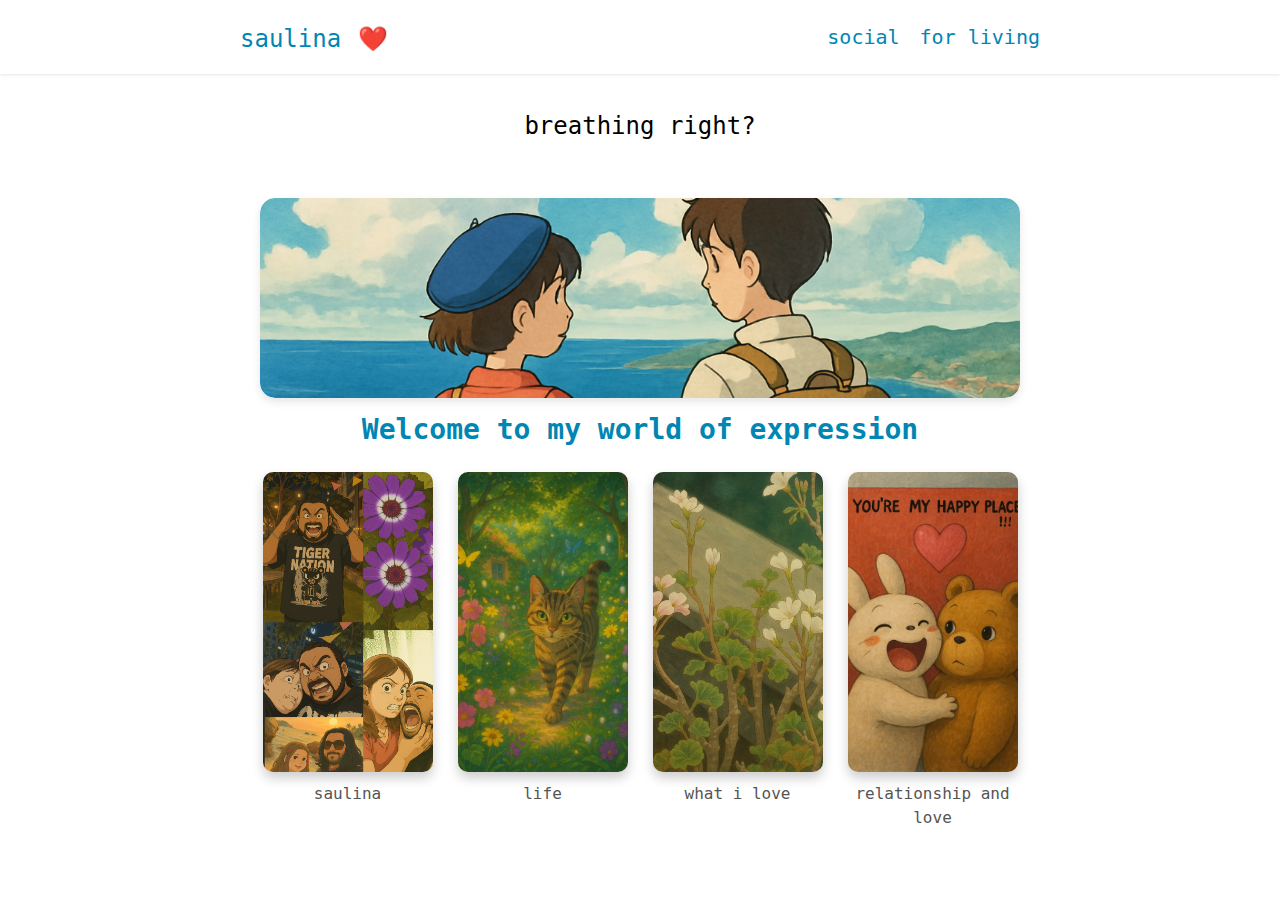
<file: index.html>
<!DOCTYPE html>
<html>

<head>
  <meta charset="utf-8">
  <meta name="apple-mobile-web-app-capable" content="yes">
  <meta http-equiv="X-UA-Compatible" content="IE=edge">
  <meta name="viewport" content="width=device-width, initial-scale=1">
  <title>saulina</title>
  <meta name="description" content="yet another personal blog">
  <meta name="keywords" content="blog, saulina, personal">
  <meta name="HandheldFriendly" content="True">
  <meta name="MobileOptimized" content="320">
  <!-- Social: Facebook / Open Graph -->
  <meta property="og:type" content="website">
  <meta property="og:url" content="">
  <meta property="og:title" content="saulina ❤️ | yet another personal blog">
  <meta property="og:image" content="">
  <meta property="og:description" content="yet another personal blog">
  <meta property="og:site_name" content="Saurabh Mishra">
  <meta property="og:locale" content="en_US">
  <!-- Social: Twitter -->
  <meta name="twitter:card" content="summary_large_image">
  <meta name="twitter:site" content="">
  <meta name="twitter:title" content="saulina ❤️ | yet another personal blog">
  <meta name="twitter:description" content="yet another personal blog">
  <meta name="twitter:image:src" content="">
  <!-- Social: Google+ / Schema.org -->
  <meta itemprop="name" content="saulina ❤️ | yet another personal blog">
  <meta itemprop="description" content="yet another personal blog">
  <meta itemprop="image" content="">
  <!-- Canonical link tag -->
  <link rel="canonical" href="/">
  <link rel="alternate" type="application/rss+xml" title="saulina ❤️" href="/feed.xml">
  <!-- rel prev and next -->
  <link rel="stylesheet" href="css/style.css">
</head>

<body>
  <main class="wrapper">
    <header class="site-header">
      <nav class="nav">
        <div class="container">
          <h1 class="logo"><a href="/">saulina <span>❤️</span></a></h1>
          <ul class="navbar">
            <li><a href="/social">social</a></li>
            <li><a href="/living">for living</a></li>
          </ul>
        </div>
      </nav>
    </header>
    <section class="intro">
      <div class="container">
        <p class="lead">breathing right?</p>
      </div>
    </section>

    <section class="home-anchor">
      <div class="container">
        <a href="/" class="home-image">
          <img src="images/homeAnchor.png" alt="Home">
        </a>
      </div>
    </section>

    <section class="welcome-text">
      <div class="container">
        <h2>Welcome to my world of expression</h2>
      </div>
    </section>

    <section class="image-cards">
      <div class="container">
        <!-- Card Wrapper 1 -->
        <div class="card-wrapper">
          <div class="card">
            <a href="categories/saulina/saulinaHome.html">
              <img src="images/saulinaMain.JPG" alt="Saulina Main">
            </a>
          </div>
          <div class="card-caption">saulina</div>
        </div>
        <!-- Card Wrapper 2 -->
        <div class="card-wrapper">
          <div class="card">
            <img src="images/life.png" alt="Life">
          </div>
          <div class="card-caption">life</div>
        </div>
        <!-- Card Wrapper 3 -->
        <div class="card-wrapper">
          <div class="card">
            <img src="images/eyes.png" alt="Eyes">
          </div>
          <div class="card-caption">what i love</div>
        </div>
        <!-- Card Wrapper 4 -->
        <div class="card-wrapper">
          <div class="card">
            <img src="images/both.png" alt="Both">
          </div>
          <div class="card-caption">relationship and love</div </div>

        </div>
    </section>

    <footer class="site-footer">
      <div class="container">
        <small class="block"></small>
      </div>
    </footer>
  </main>
</body>

</html>
</file>
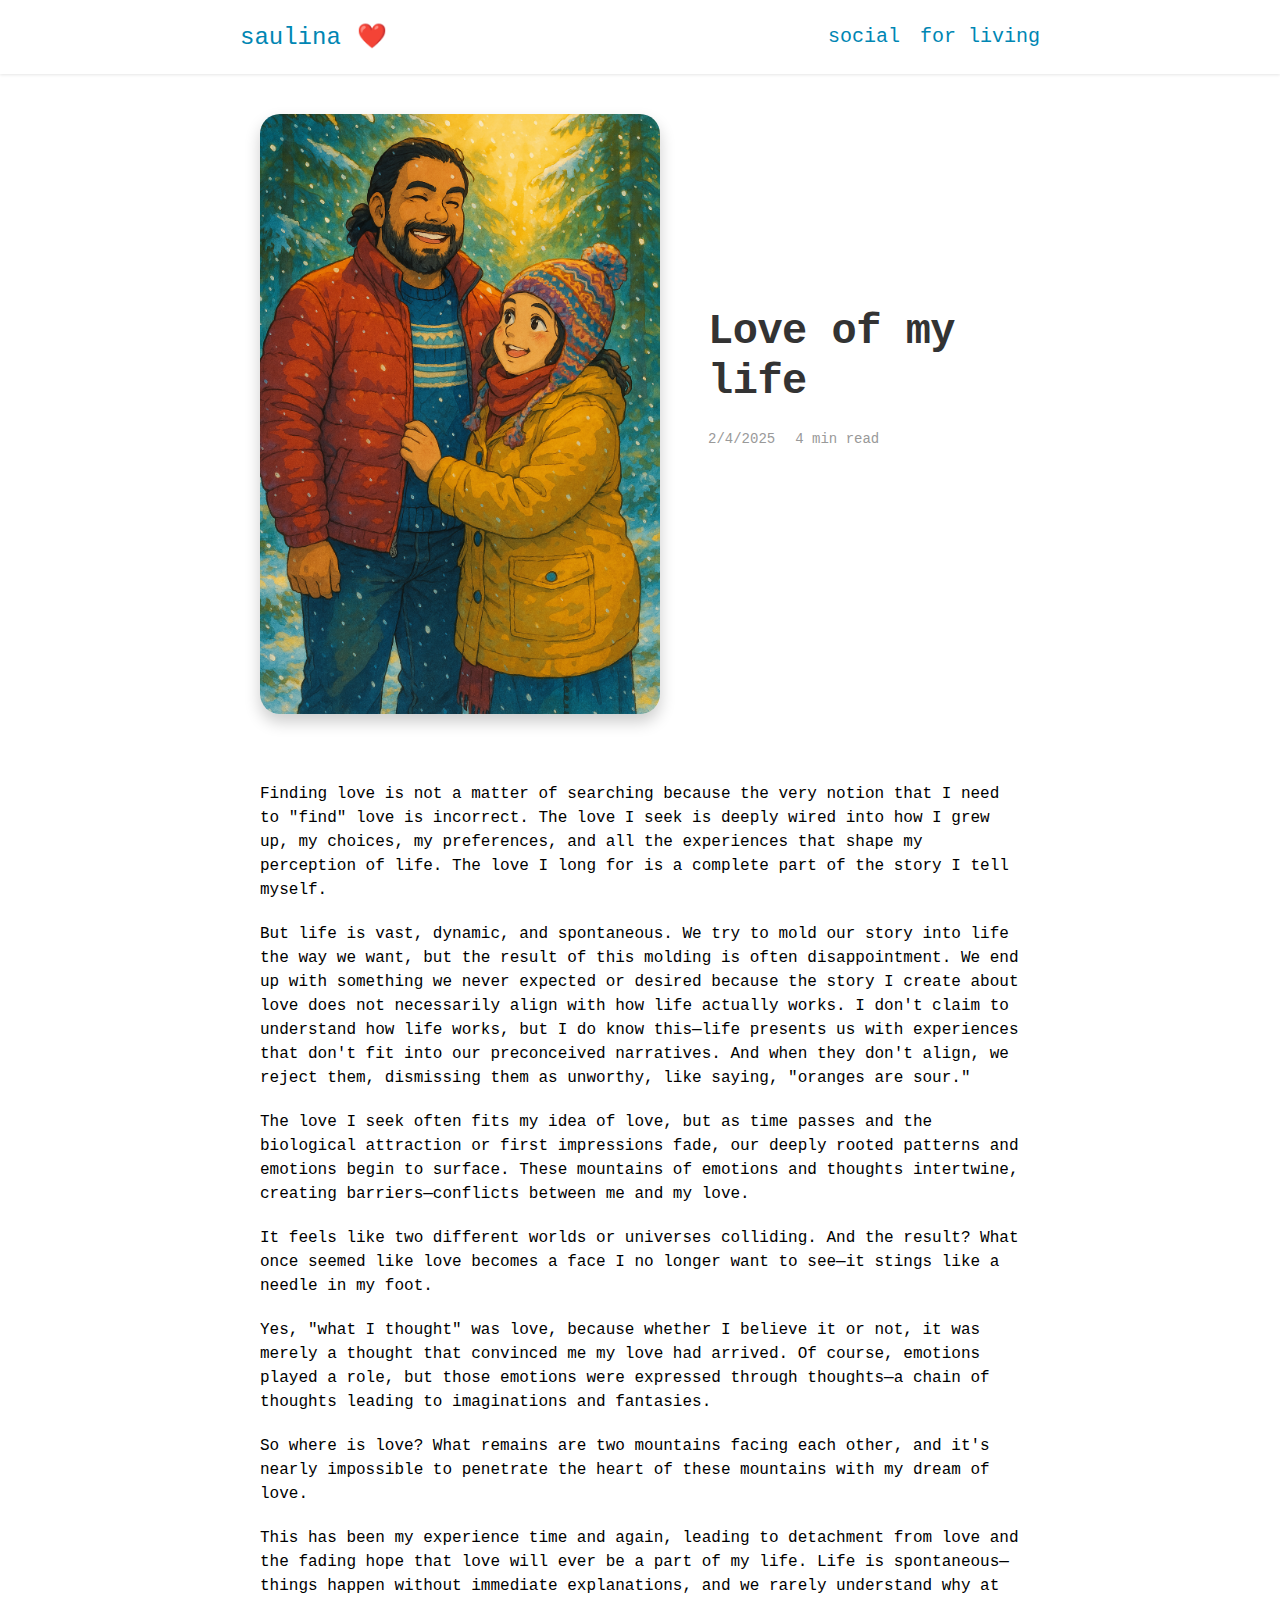
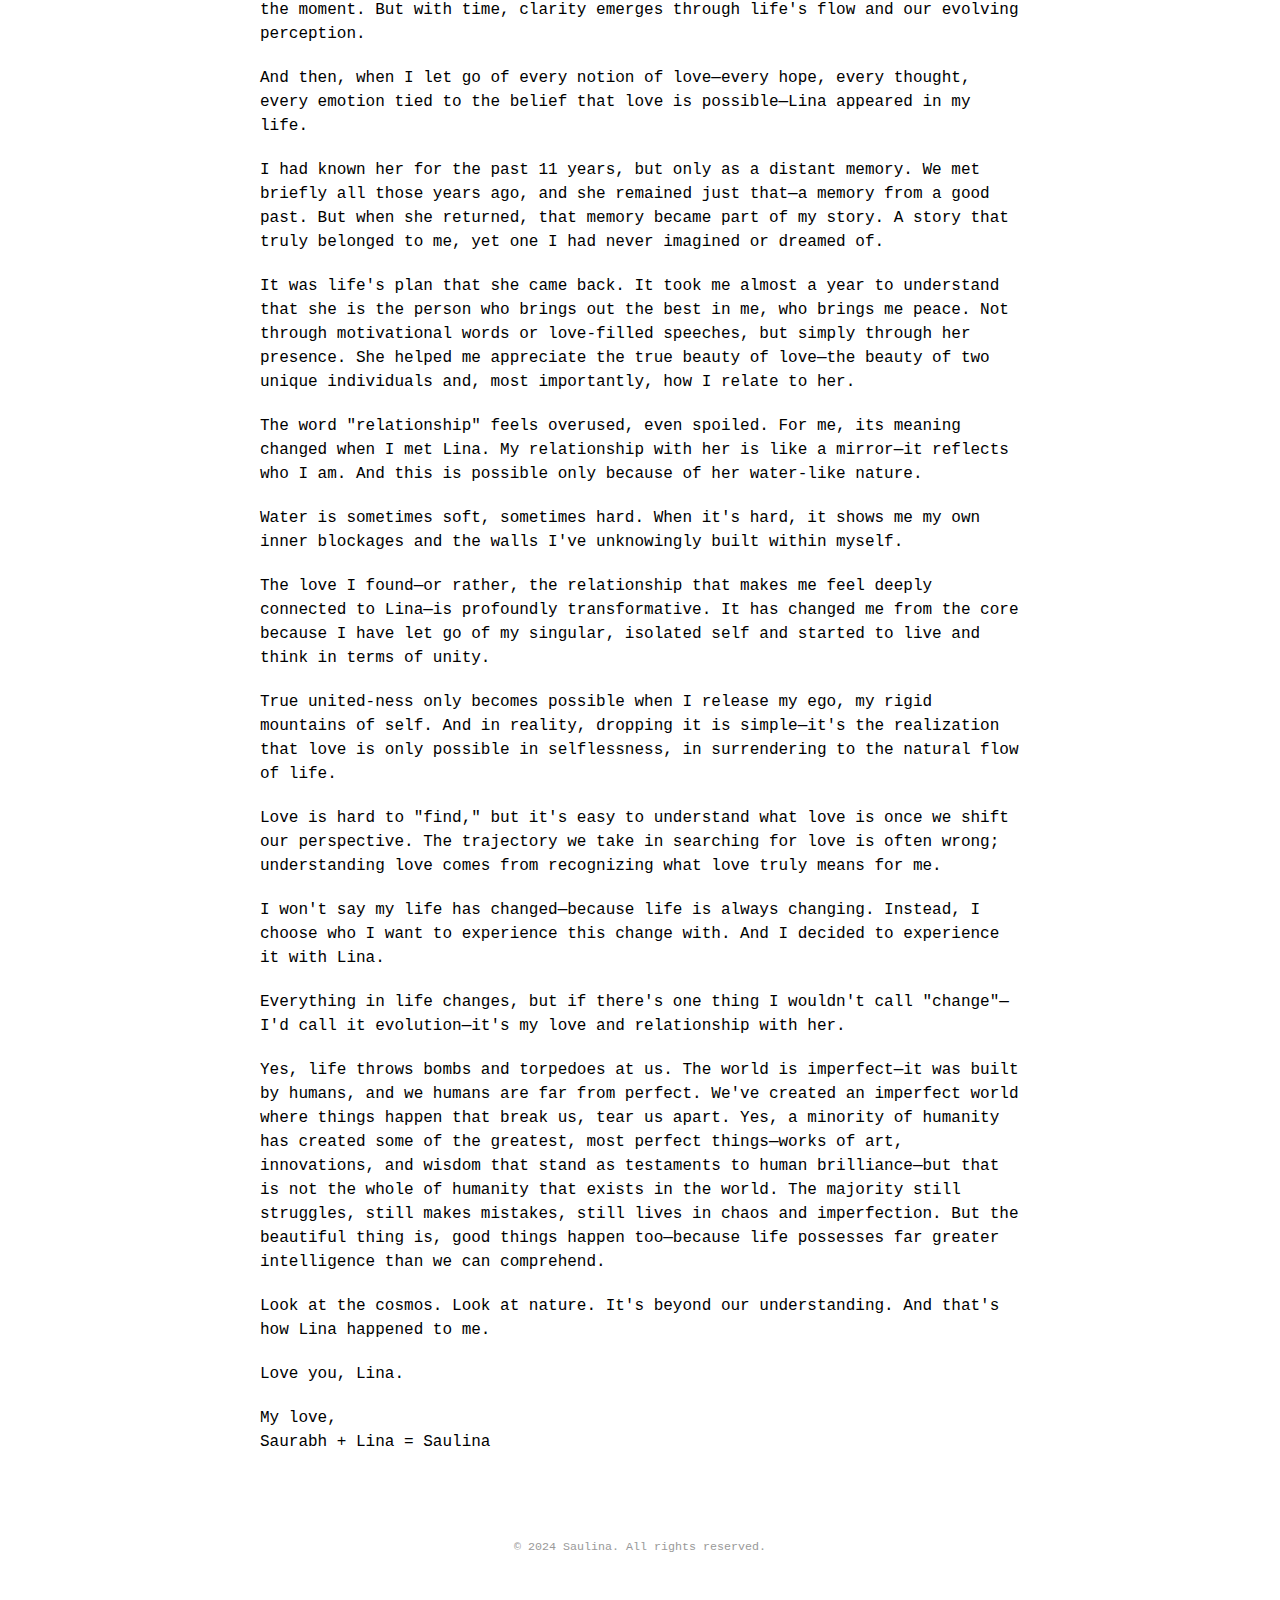
<file: categories/saulina/saulina.html>
<!DOCTYPE html>
<html>

<head>
  <meta charset="utf-8">
  <meta name="viewport" content="width=device-width, initial-scale=1">
  <title>saulina</title>
  <link rel="stylesheet" href="../../css/style.css">
</head>

<body>
  <main class="wrapper">
    <header class="site-header">
      <nav class="nav">
        <div class="container">
          <h1 class="logo"><a href="/">saulina <span>❤️</span></a></h1>
          <ul class="navbar">
            <li><a href="/social">social</a></li>
            <li><a href="/living">for living</a></li>
          </ul>
        </div>
      </nav>
    </header>

    <section class="content">
      <div class="container">
        <div class="image-header-container">
          <div class="featured-image">
            <img src="loveOfLife.png" alt="Love of Life">
          </div>
          <header class="post-header">
            <h1 class="article-heading">Love of my life</h1>
            <div class="post-meta">
              <span class="post-date">2/4/2025</span>
              <span class="post-read-time">4 min read</span>
            </div>
          </header>
        </div>
        <div class="post-content">
          <p class="article-content">
            Finding love is not a matter of searching because the very notion that I need to "find" love is
            incorrect.
            The love I seek is deeply wired into how I grew up, my choices, my preferences, and all the experiences
            that shape my perception of life. The love I long for is a complete part of the story I tell myself.
          </p>

          <p class="article-content">
            But life is vast, dynamic, and spontaneous. We try to mold our story into life the way we want, but the
            result of this molding is often disappointment. We end up with something we never expected or desired
            because the story I create about love does not necessarily align with how life actually works. I don't
            claim to understand how life works, but I do know this—life presents us with experiences that don't fit
            into our preconceived narratives. And when they don't align, we reject them, dismissing them as
            unworthy,
            like saying, "oranges are sour."
          </p>

          <p class="article-content">
            The love I seek often fits my idea of love, but as time passes and the biological attraction or first
            impressions fade, our deeply rooted patterns and emotions begin to surface. These mountains of emotions
            and thoughts intertwine, creating barriers—conflicts between me and my love.
          </p>

          <p class="article-content">
            It feels like two different worlds or universes colliding. And the result? What once seemed like love
            becomes a face I no longer want to see—it stings like a needle in my foot.
          </p>

          <p class="article-content">
            Yes, "what I thought" was love, because whether I believe it or not, it was merely a thought that
            convinced me my love had arrived. Of course, emotions played a role, but those emotions were expressed
            through thoughts—a chain of thoughts leading to imaginations and fantasies.
          </p>

          <p class="article-content">
            So where is love? What remains are two mountains facing each other, and it's nearly impossible to
            penetrate the heart of these mountains with my dream of love.
          </p>

          <p class="article-content">
            This has been my experience time and again, leading to detachment from love and the fading hope that
            love
            will ever be a part of my life. Life is spontaneous—things happen without immediate explanations, and we
            rarely understand why at the moment. But with time, clarity emerges through life's flow and our evolving
            perception.
          </p>

          <p class="article-content">
            And then, when I let go of every notion of love—every hope, every thought, every emotion tied to the
            belief that love is possible—Lina appeared in my life.
          </p>

          <p class="article-content">
            I had known her for the past 11 years, but only as a distant memory. We met briefly all those years ago,
            and she remained just that—a memory from a good past. But when she returned, that memory became part of
            my
            story. A story that truly belonged to me, yet one I had never imagined or dreamed of.
          </p>

          <p class="article-content">
            It was life's plan that she came back. It took me almost a year to understand that she is the person who
            brings out the best in me, who brings me peace. Not through motivational words or love-filled speeches,
            but simply through her presence. She helped me appreciate the true beauty of love—the beauty of two
            unique
            individuals and, most importantly, how I relate to her.
          </p>

          <p class="article-content">
            The word "relationship" feels overused, even spoiled. For me, its meaning changed when I met Lina. My
            relationship with her is like a mirror—it reflects who I am. And this is possible only because of her
            water-like nature.
          </p>

          <p class="article-content">
            Water is sometimes soft, sometimes hard. When it's hard, it shows me my own inner blockages and the
            walls
            I've unknowingly built within myself.
          </p>

          <p class="article-content">
            The love I found—or rather, the relationship that makes me feel deeply connected to Lina—is profoundly
            transformative. It has changed me from the core because I have let go of my singular, isolated self and
            started to live and think in terms of unity.
          </p>

          <p class="article-content">
            True united-ness only becomes possible when I release my ego, my rigid mountains of self. And in
            reality,
            dropping it is simple—it's the realization that love is only possible in selflessness, in surrendering
            to
            the natural flow of life.
          </p>

          <p class="article-content">
            Love is hard to "find," but it's easy to understand what love is once we shift our perspective. The
            trajectory we take in searching for love is often wrong; understanding love comes from recognizing what
            love truly means for me.
          </p>

          <p class="article-content">
            I won't say my life has changed—because life is always changing. Instead, I choose who I want to
            experience this change with. And I decided to experience it with Lina.
          </p>

          <p class="article-content">
            Everything in life changes, but if there's one thing I wouldn't call "change"—I'd call it evolution—it's
            my love and relationship with her.
          </p>

          <p class="article-content">
            Yes, life throws bombs and torpedoes at us. The world is imperfect—it was built by humans, and we humans
            are far from perfect. We've created an imperfect world where things happen that break us, tear us apart.
            Yes, a minority of humanity has created some of the greatest, most perfect things—works of art,
            innovations, and wisdom that stand as testaments to human brilliance—but that is not the whole of
            humanity
            that exists in the world. The majority still struggles, still makes mistakes, still lives in chaos and
            imperfection. But the beautiful thing is, good things happen too—because life possesses far greater
            intelligence than we can comprehend.
          </p>

          <p class="article-content">
            Look at the cosmos. Look at nature. It's beyond our understanding. And that's how Lina happened to me.
          </p>

          <p class="article-content">
            Love you, Lina.
          </p>

          <p class="article-content">
            My love,<br>
            Saurabh + Lina = Saulina
          </p>
        </div>
      </div>
    </section>

    <footer class="site-footer">
      <div class="container">
        <small class="block">© 2024 Saulina. All rights reserved.</small>
      </div>
    </footer>
  </main>
</body>

</html>
</file>
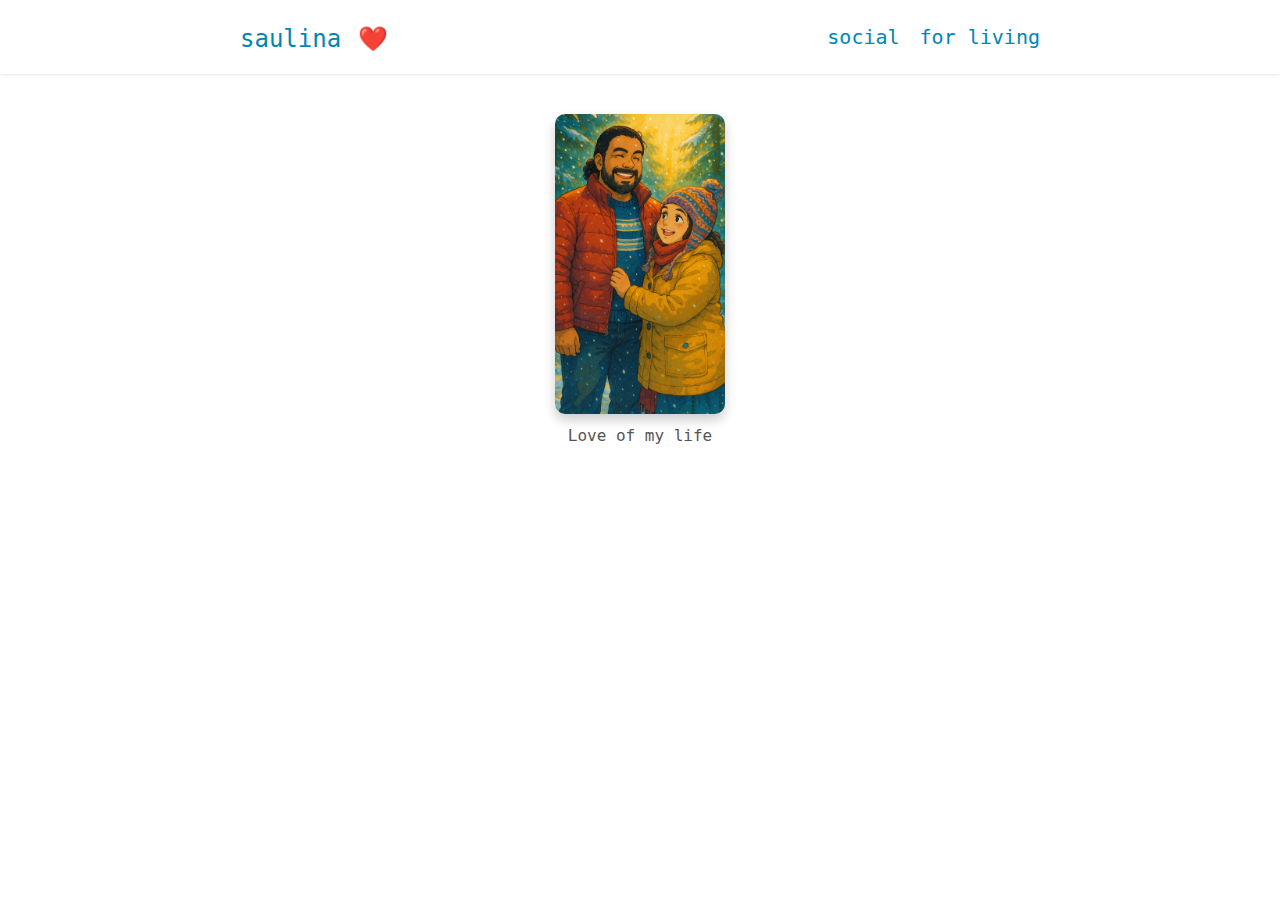
<file: categories/saulina/saulinaHome.html>
<!DOCTYPE html>
<html>

<head>
  <meta charset="utf-8">
  <meta name="viewport" content="width=device-width, initial-scale=1">
  <title>saulina</title>
  <link rel="stylesheet" href="../../css/style.css">
</head>

<body>
  <main class="wrapper">
    <header class="site-header">
      <nav class="nav">
        <div class="container">
          <h1 class="logo"><a href="/">saulina <span>❤️</span></a></h1>
          <ul class="navbar">
            <li><a href="/social">social</a></li>
            <li><a href="/living">for living</a></li>
          </ul>
        </div>
      </nav>
    </header>

    <section class="content">
      <div class="container">
        <div class="card-wrapper">
          <div class="card">
            <a href="saulina.html">
              <img src="loveOfLife.png" alt="Love of Life">
            </a>
          </div>
          <div class="card-caption">Love of my life</div>
        </div>
      </div>
    </section>

    <footer class="site-footer">
      <div class="container">
        <small class="block"></small>
      </div>
    </footer>
  </main>
</body>

</html>
</file>
<file: css/style.css>
/* @import url('https://fonts.googleapis.com/css2?family=Karla:wght@400&display=swap'); */
/* Remove font import */

:root {
  /* Base Font */
  --font-family-base: "Overpass Mono", monospace;

  /* Background Color */
  --color-background: rgb(255, 255, 255);

  /* Nav Bar */
  --font-nav-family: var(--font-family-base);
  --font-nav-weight: 300;
  --font-nav-color: rgb(0, 134, 179);
  --font-nav-size: 20px;
  --font-nav-line-height: 28px;

  /* Categories Title */
  --font-categories-title-family: var(--font-family-base);
  --font-categories-title-weight: 700;
  --font-categories-title-color: rgb(0, 0, 0);
  --font-categories-title-size: 26px;
  --font-categories-title-line-height: 31px;

  /* Categories Items */
  --font-categories-item-family: var(--font-family-base);
  --font-categories-item-weight: 400;
  --font-categories-item-color: rgb(0, 0, 0);
  --font-categories-item-size: 16px;
  --font-categories-item-line-height: 24px;

  /* About Me */
  --font-about-family: var(--font-family-base);
  --font-about-weight: 400;
  --font-about-color: rgb(0, 0, 0);
  --font-about-size: 16px;
  --font-about-line-height: 24px;

  /* Date and Time */
  --font-datetime-family: var(--font-family-base);
  --font-datetime-weight: 400;
  --font-datetime-color: rgb(153, 153, 153);
  --font-datetime-size: 14px;
  --font-datetime-line-height: 21px;

  /* Main Article Heading */
  --font-article-heading-family: var(--font-family-base);
  --font-article-heading-weight: 700;
  --font-article-heading-color: rgb(51, 51, 51);
  --font-article-heading-size: 30px;
  --font-article-heading-line-height: 36px;

  /* Main Article Content */
  --font-article-content-family: var(--font-family-base);
  --font-article-content-weight: 400;
  --font-article-content-color: rgb(0, 0, 0);
  --font-article-content-size: 16px;
  --font-article-content-line-height: 24px;
}

/* Base Styles */
* {
  margin: 0;
  padding: 0;
  box-sizing: border-box;
}

body {
  font-family: var(--font-family-base);
  background-color: var(--color-background);
  color: var(--font-article-content-color);
  line-height: var(--font-article-content-line-height);
}

.container {
  max-width: 800px;
  margin: 0 auto;
  padding: 0 20px;
  /* Remove width: 100%; */
}



/* Header Styles */
.site-header {
  padding: 20px 0;
  /* Remove background-color to show body background */
  box-shadow: 0 1px 3px rgba(0, 0, 0, 0.1);
  /* Keep shadow for separation */
}

.site-header .container {
  /* Remove max-width: none; */
  /* Remove margin: 0; */
  padding: 0;
  /* Revert padding */
  display: flex;
  justify-content: space-between;
  align-items: center;
}

.logo {
  margin: 0;
  padding: 0;
  /* Remove flex: 0 0 auto; */
}

.logo a {
  font-family: var(--font-nav-family);
  font-size: 24px;
  font-weight: var(--font-nav-weight);
  color: var(--font-nav-color);
  text-decoration: none;
  display: inline-block;
  transition: transform 0.3s ease, color 0.3s ease;
}

.logo a:hover {
  color: #ff4d4d;
  transform: scale(1.1);
}

.logo span {
  color: #ff4d4d;
  margin-left: 2px;
  transition: transform 0.3s ease;
}

.logo a:hover span {
  transform: scale(1.2);
}

.navbar {
  list-style: none;
  display: flex;
  gap: 20px;
  margin: 0;
  padding: 0;
  /* Remove flex: 0 0 auto; */
}

.navbar a {
  font-family: var(--font-nav-family);
  font-size: var(--font-nav-size);
  font-weight: var(--font-nav-weight);
  color: var(--font-nav-color);
  text-decoration: none;
  padding: 5px 0;
  transition: transform 0.3s ease, color 0.3s ease;
  display: inline-block;
}

.navbar a:hover {
  color: #ff4d4d;
  transform: scale(1.1);
}

/* Intro Section */
.intro {
  padding: 40px 0;
  text-align: center;
}

.lead {
  font-family: var(--font-about-family);
  font-size: 24px;
  color: var(--font-about-color);
}

/* Removed Post List Styles */
/* 
.post-list { ... }
.category-title { ... }
.post-item { ... }
.post-meta { ... }
.article-title a { ... }
.article-title a:hover { ... }
*/

/* Footer */
.site-footer {
  padding: 20px 0;
  text-align: center;
  font-size: 14px;
  color: var(--font-datetime-color);
}

/* REMOVE All CSS from here down related to animation */
/* 
.animated-background { ... }
.animated-background img { ... }
.animated-background img:nth-child(2) { ... }
.animated-background img:nth-child(3) { ... }
@keyframes scrollUp { ... }
main.wrapper { ... }
*/

/* Home Anchor Section */
.home-anchor {
  padding: 20px 0;
}

.home-anchor .container {
  display: flex;
  justify-content: center;
}

.home-image {
  display: block;
  width: 100%;
  max-width: 800px;
  /* Match container width */
  height: 200px;
  overflow: hidden;
  border-radius: 15px;
  /* Increased rounded corners */
  transition: transform 0.3s ease;
  box-shadow: 0 4px 8px rgba(0, 0, 0, 0.1);
  /* Added subtle shadow */
}

.home-image img {
  width: 100%;
  height: 100%;
  object-fit: cover;
  transition: transform 0.3s ease;
  border-radius: 15px;
  /* Match parent border-radius */
}

.home-image:hover img {
  transform: scale(1.05);
}

/* Welcome Text Section */
.welcome-text {
  padding: 20px 0;
  text-align: center;
  margin-top: -30px;
  /* Move up by 30px */
}

.welcome-text h2 {
  font-family: var(--font-family-base);
  font-size: 28px;
  font-weight: 600;
  color: var(--font-nav-color);
  /* Using the same color as saulina text */
  margin: 0;
  padding: 10px 0;
}

/* Image Cards Section */
.image-cards .container {
  display: flex;
  justify-content: space-around;
  gap: 20px;
  flex-wrap: wrap;
  position: relative;
  max-width: 800px;
  /* Ensure cards container matches home image width */
  margin: 0 auto;
  /* Center the cards container */
}

/* Card Wrapper */
.card-wrapper {
  width: calc(25% - 20px);
  min-width: 150px;
  margin-bottom: 20px;
}

.card {
  background-color: #fff;
  border-radius: 10px;
  box-shadow: 0 6px 12px rgba(0, 0, 0, 0.2);
  overflow: hidden;
  transition: transform 0.3s ease, box-shadow 0.3s ease;
}

.card:hover {
  transform: scale(1.05);
  box-shadow: 0 10px 20px rgba(0, 0, 0, 0.25);
}

.card img {
  display: block;
  width: 100%;
  height: 300px;
  object-fit: cover;
}

/* Style for caption below card */
.card-caption {
  text-align: center;
  font-size: 16px;
  color: #555;
  padding: 10px 0;
}

/* Content Section for Cards */
.content .container {
  display: flex;
  justify-content: center;
  flex-wrap: wrap;
  gap: 20px;
  max-width: 800px;
  margin: 0 auto;
}

/* Media Query for Mobile Devices */
@media (max-width: 600px) {
  .container {
    padding: 0 15px;
  }

  .site-header .container {
    padding: 0 15px;
  }

  .logo a {
    font-size: 20px;
  }

  .navbar a {
    font-size: 18px;
  }

  .image-cards .container {
    gap: 15px;
    justify-content: center;
  }

  .card-wrapper {
    width: 100%;
    min-width: unset;
  }

  .card {
    /* Card styles remain the same */
  }

  .card img {
    height: auto;
  }

  .card-caption {
    text-align: center;
  }

  /* Removed mobile styles for post-item and post-meta */

}

/* Ensure closing brace for media query */

/* Post Image */
.post-image {
  margin: 30px 0;
  text-align: center;
}

.post-image:first-child {
  margin-top: 0;
  /* Remove the top margin */
}

/* Post Content */
.post {
  flex: 1;
  margin: 0;
  padding: 0;
}

/* Post Header */
.post-header {
  margin: 0 0 40px 0;
  padding: 0;
}

/* Article Heading */
.article-heading {
  font-family: var(--font-article-heading-family);
  font-size: 42px;
  font-weight: var(--font-article-heading-weight);
  color: var(--font-article-heading-color);
  margin-bottom: 20px;
  line-height: 1.2;
  letter-spacing: -0.5px;
}

/* Post Meta */
.post-meta {
  font-family: var(--font-datetime-family);
  font-size: 18px;
  color: var(--font-datetime-color);
  margin-bottom: 30px;
  display: flex;
  gap: 20px;
}

/* Article Content */
.article-content {
  font-family: var(--font-article-content-family);
  font-size: var(--font-article-content-size);
  line-height: var(--font-article-content-line-height);
  color: var(--font-article-content-color);
  margin-bottom: 20px;
}

/* Content Section */
.content {
  padding: 40px 0;
}

.content .container {
  max-width: 800px;
  margin: 0 auto;
}

/* Featured Image and Header Container */
.image-header-container {
  display: flex;
  gap: 3rem;
  margin-bottom: 3rem;
  align-items: center;
}

/* Featured Image in Post */
.featured-image {
  width: 400px;
  height: 600px;
  flex-shrink: 0;
}

.featured-image img {
  width: 100%;
  height: 100%;
  object-fit: cover;
  display: block;
  border-radius: 20px;
  box-shadow: 0 8px 16px rgba(0, 0, 0, 0.2);
}

/* Post Header */
.post-header {
  flex: 1;
  display: flex;
  flex-direction: column;
  justify-content: center;
}

.post-meta {
  font-family: var(--font-datetime-family);
  font-size: var(--font-datetime-size);
  color: var(--font-datetime-color);
}

/* Post Content */
.post-content {
  max-width: 800px;
  margin: 0 auto;
}

@media (max-width: 768px) {
  .image-header-container {
    flex-direction: column;
    gap: 2rem;
  }

  .featured-image {
    width: 100%;
    height: 500px;
    margin: 0 auto;
  }

  .post-header {
    text-align: center;
  }

  .article-heading {
    font-size: 32px;
  }

  .post-meta {
    font-size: 16px;
    justify-content: center;
  }
}

@media (max-width: 480px) {
  .article-heading {
    font-size: 28px;
  }

  .post-meta {
    font-size: 14px;
    flex-direction: column;
    gap: 10px;
  }
}
</file>
